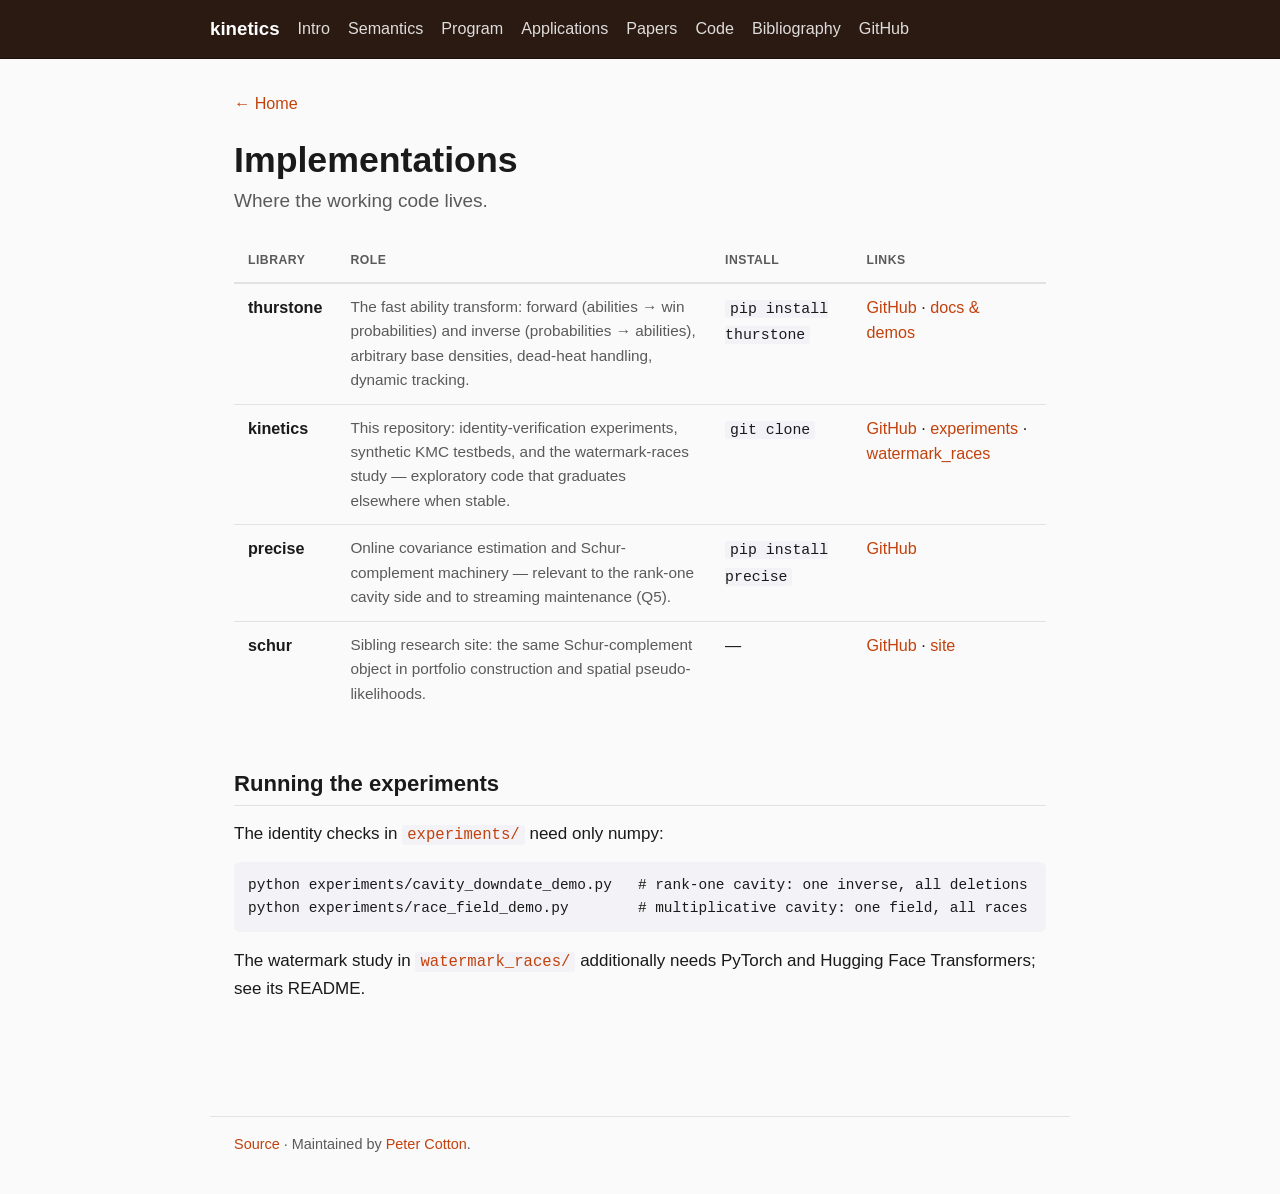
<file: docs/implementations.html>
<!doctype html>
<html lang="en">
<head>
  <meta charset="utf-8" />
  <meta name="viewport" content="width=device-width,initial-scale=1" />
  <title>Kinetic Surrogates &mdash; Implementations</title>
  <link rel="stylesheet" href="./style.css" />
</head>
<body>
  <header class="site-header">
    <div class="nav-inner">
      <a class="brand" href="./index.html">kinetics</a>
      <nav>
        <a href="./intro.html">Intro</a>
        <a href="./semantics.html">Semantics</a>
        <a href="./program.html">Program</a>
        <a href="./applications.html">Applications</a>
        <a href="./papers.html">Papers</a>
        <a href="./implementations.html">Code</a>
        <a href="./index.html#bibliography">Bibliography</a>
        <a href="https://github.com/microprediction/kinetics">GitHub</a>
      </nav>
    </div>
  </header>

  <main>
    <p class="pagenav"><a href="./index.html">&larr; Home</a></p>
    <h1>Implementations</h1>
    <p class="subtitle">Where the working code lives.</p>

    <div class="table-wrap">
      <table class="impl">
        <thead>
          <tr><th>Library</th><th>Role</th><th>Install</th><th>Links</th></tr>
        </thead>
        <tbody>
          <tr>
            <td>thurstone</td>
            <td class="mode">The fast ability transform: forward (abilities &rarr; win
              probabilities) and inverse (probabilities &rarr; abilities), arbitrary base
              densities, dead-heat handling, dynamic tracking.</td>
            <td><code>pip install thurstone</code></td>
            <td>
              <a href="https://github.com/microprediction/thurstone">GitHub</a> &middot;
              <a href="https://thurstone.microprediction.org/">docs &amp; demos</a>
            </td>
          </tr>
          <tr>
            <td>kinetics</td>
            <td class="mode">This repository: identity-verification experiments, synthetic
              KMC testbeds, and the watermark-races study &mdash; exploratory code that
              graduates elsewhere when stable.</td>
            <td><code>git clone</code></td>
            <td>
              <a href="https://github.com/microprediction/kinetics">GitHub</a> &middot;
              <a href="https://github.com/microprediction/kinetics/tree/main/experiments">experiments</a> &middot;
              <a href="https://github.com/microprediction/kinetics/tree/main/watermark_races">watermark_races</a>
            </td>
          </tr>
          <tr>
            <td>precise</td>
            <td class="mode">Online covariance estimation and Schur-complement machinery
              &mdash; relevant to the rank-one cavity side and to streaming maintenance
              (Q5).</td>
            <td><code>pip install precise</code></td>
            <td><a href="https://github.com/microprediction/precise">GitHub</a></td>
          </tr>
          <tr>
            <td>schur</td>
            <td class="mode">Sibling research site: the same Schur-complement object in
              portfolio construction and spatial pseudo-likelihoods.</td>
            <td>&mdash;</td>
            <td>
              <a href="https://github.com/microprediction/schur">GitHub</a> &middot;
              <a href="https://schur.microprediction.org">site</a>
            </td>
          </tr>
        </tbody>
      </table>
    </div>

    <h2>Running the experiments</h2>
    <p>
      The identity checks in
      <a href="https://github.com/microprediction/kinetics/tree/main/experiments"><code>experiments/</code></a>
      need only numpy:
    </p>
    <pre style="background:#f3f3f7;padding:12px 14px;border-radius:6px;overflow-x:auto;font-size:0.85em;font-family:'SFMono-Regular',Menlo,Consolas,monospace;">python experiments/cavity_downdate_demo.py   # rank-one cavity: one inverse, all deletions
python experiments/race_field_demo.py        # multiplicative cavity: one field, all races</pre>
    <p>
      The watermark study in
      <a href="https://github.com/microprediction/kinetics/tree/main/watermark_races"><code>watermark_races/</code></a>
      additionally needs PyTorch and Hugging Face Transformers; see its README.
    </p>
  </main>

  <footer>
    <a href="https://github.com/microprediction/kinetics">Source</a> &middot;
    Maintained by <a href="https://github.com/microprediction">Peter Cotton</a>.
  </footer>
</body>
</html>
</file>
<file: docs/style.css>
:root {
  --bg: #fafafa;
  --panel: #ffffff;
  --text: #1a1a1a;
  --muted: #5a5a5a;
  --faint: #9a9a9a;
  --accent: #c2410c;
  --accent-soft: #fdeee3;
  --border: #e2e2e2;
  --ink: #2a1a12;
}
* { box-sizing: border-box; }
html, body {
  margin: 0; padding: 0;
  background: var(--bg); color: var(--text);
  font-family: -apple-system, BlinkMacSystemFont, "Segoe UI", Roboto, "Helvetica Neue", Arial, sans-serif;
  line-height: 1.6; font-size: 17px;
}
a { color: var(--accent); text-decoration: none; }
a:hover { text-decoration: underline; }

header.site-header {
  background: var(--ink); color: #fff;
  padding: 14px 24px; border-bottom: 1px solid #1a0f0a;
}
header.site-header .nav-inner {
  max-width: 860px; margin: 0 auto;
  display: flex; gap: 18px; align-items: center; flex-wrap: wrap;
}
header.site-header .brand { font-weight: 600; font-size: 1.1rem; color: #fff; }
header.site-header nav { display: flex; flex-wrap: wrap; gap: 0 18px; }
header.site-header nav a { color: #fff; opacity: 0.85; font-size: 0.95rem; }
header.site-header nav a:hover { opacity: 1; }

main { max-width: 860px; margin: 32px auto; padding: 0 24px 60px; }
h1 { font-size: 2.1rem; margin: 0 0 4px; line-height: 1.2; }
.subtitle { color: var(--muted); font-size: 1.12rem; margin: 0 0 24px; }
h2 {
  font-size: 1.3rem; margin: 2.2em 0 0.6em;
  border-bottom: 1px solid var(--border); padding-bottom: 4px;
}
p { margin: 0.8em 0; }
.lead { font-size: 1.07rem; }
ul { padding-left: 1.3em; }
li { margin-bottom: 8px; }
.muted { color: var(--muted); }
code {
  background: #f3f3f7; padding: 1px 5px;
  border-radius: 3px; font-size: 0.92em;
  font-family: "SFMono-Regular", Menlo, Consolas, monospace;
}
blockquote {
  margin: 18px 0; padding: 10px 18px;
  border-left: 3px solid #ddd; color: var(--muted);
}
.equation-card {
  background: var(--panel); border: 1px solid var(--border);
  border-radius: 8px; padding: 14px 18px; margin: 18px 0;
  text-align: center; overflow-x: auto;
}

/* pipeline diagram */
.diagram { margin: 26px 0 10px; }
.diagram svg { width: 100%; height: auto; display: block; }
.diagram .caption {
  text-align: center; color: var(--muted);
  font-size: 0.9rem; margin: 6px 0 0;
}

/* implementations table */
.table-wrap { overflow-x: auto; margin: 18px 0; }
table.impl { width: 100%; border-collapse: collapse; font-size: 0.95rem; }
table.impl th, table.impl td {
  text-align: left; padding: 11px 14px;
  border-bottom: 1px solid var(--border); vertical-align: top;
}
table.impl thead th {
  font-size: 0.72rem; text-transform: uppercase; letter-spacing: 0.04em;
  color: var(--muted); font-weight: 600; border-bottom: 2px solid var(--border);
}
table.impl tbody td:first-child { font-weight: 600; white-space: nowrap; }
table.impl tr:last-child td { border-bottom: none; }
table.impl .mode { color: var(--muted); font-size: 0.9rem; }

/* bibliography */
.bib h3 { font-size: 1.02rem; margin-top: 1.4em; color: var(--ink); }
.bib ul { list-style: none; padding-left: 0; }
.bib li { margin-bottom: 12px; padding-left: 1.2em; text-indent: -1.2em; }

.pagenav { margin: 0 0 22px; font-size: 0.95rem; }
.next-steps {
  background: var(--accent-soft); border-radius: 8px;
  padding: 4px 20px; margin: 24px 0;
}

/* research questions */
.question-card {
  background: var(--panel); border: 1px solid var(--border);
  border-radius: 8px; padding: 4px 20px 12px; margin: 18px 0;
}
.question-card h3 { margin-bottom: 0.3em; }
.question-card .status {
  display: inline-block; font-size: 0.72rem; text-transform: uppercase;
  letter-spacing: 0.04em; color: var(--accent); font-weight: 600;
  background: var(--accent-soft); border-radius: 4px; padding: 1px 8px;
  margin-left: 8px; vertical-align: middle;
}

footer {
  max-width: 860px; margin: 40px auto 24px; padding: 16px 24px;
  font-size: 0.85rem; color: var(--muted); border-top: 1px solid var(--border);
}
</file>
